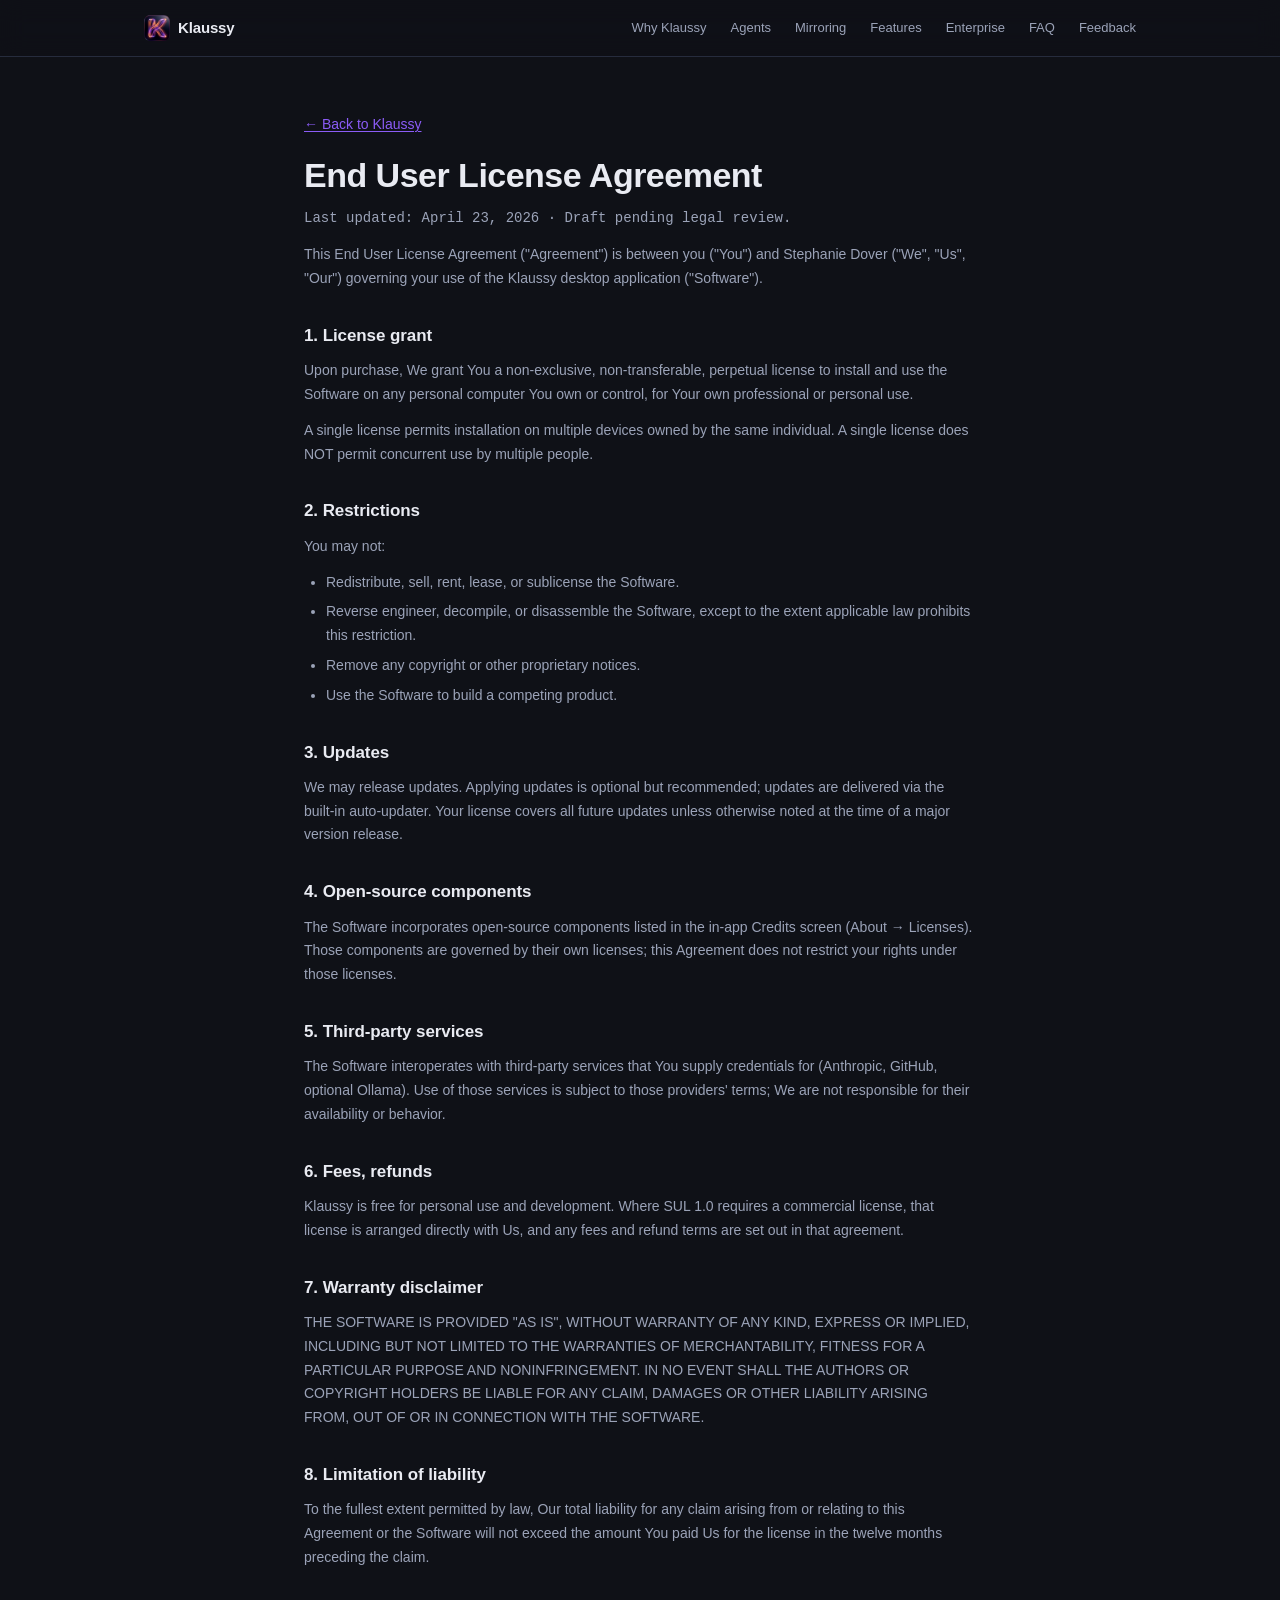
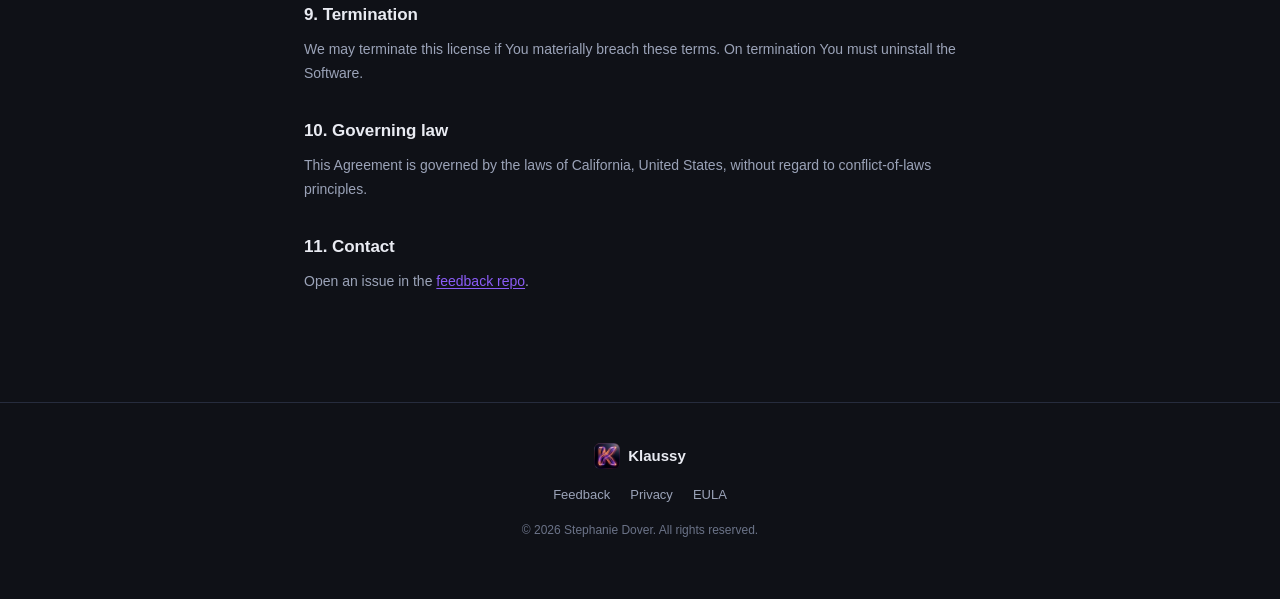
<file: eula.html>
<!DOCTYPE html>
<html lang="en">
<head>
  <meta charset="UTF-8">
  <meta name="viewport" content="width=device-width, initial-scale=1.0">
  <title>EULA — Klaussy</title>
  <meta name="description" content="End user license agreement for the Klaussy desktop application.">
  <link rel="icon" type="image/png" href="favicon.png">
  <link rel="stylesheet" href="styles.css">
</head>
<body>

<header class="nav">
  <div class="container nav-inner">
    <a class="brand" href="./">
      <img class="brand-mark" src="brand-mark.png" alt="" />
      <span class="brand-name">Klaussy</span>
    </a>
    <nav class="nav-links">
      <a href="./#how-it-stays-yours">Why Klaussy</a>
      <a href="./#agents">Agents</a>
      <a href="./#mirroring">Mirroring</a>
      <a href="./#features">Features</a>
      <a href="./#enterprise">Enterprise</a>
      <a href="./#faq">FAQ</a>
      <a href="https://github.com/steph-dove/klaussy-desktop-feedback/issues" target="_blank" rel="noopener">Feedback</a>
    </nav>
  </div>
</header>

<main>
  <article class="doc">
    <div class="container container-narrow">

      <p class="doc-crumb"><a href="./">← Back to Klaussy</a></p>

      <h1>End User License Agreement</h1>
      <p class="doc-meta">Last updated: April 23, 2026 · Draft pending legal review.</p>

      <p>This End User License Agreement ("Agreement") is between you ("You") and Stephanie Dover ("We", "Us", "Our") governing your use of the Klaussy desktop application ("Software").</p>

      <h2>1. License grant</h2>
      <p>Upon purchase, We grant You a non-exclusive, non-transferable, perpetual license to install and use the Software on any personal computer You own or control, for Your own professional or personal use.</p>
      <p>A single license permits installation on multiple devices owned by the same individual. A single license does NOT permit concurrent use by multiple people.</p>

      <h2>2. Restrictions</h2>
      <p>You may not:</p>
      <ul>
        <li>Redistribute, sell, rent, lease, or sublicense the Software.</li>
        <li>Reverse engineer, decompile, or disassemble the Software, except to the extent applicable law prohibits this restriction.</li>
        <li>Remove any copyright or other proprietary notices.</li>
        <li>Use the Software to build a competing product.</li>
      </ul>

      <h2>3. Updates</h2>
      <p>We may release updates. Applying updates is optional but recommended; updates are delivered via the built-in auto-updater. Your license covers all future updates unless otherwise noted at the time of a major version release.</p>

      <h2>4. Open-source components</h2>
      <p>The Software incorporates open-source components listed in the in-app Credits screen (About → Licenses). Those components are governed by their own licenses; this Agreement does not restrict your rights under those licenses.</p>

      <h2>5. Third-party services</h2>
      <p>The Software interoperates with third-party services that You supply credentials for (Anthropic, GitHub, optional Ollama). Use of those services is subject to those providers' terms; We are not responsible for their availability or behavior.</p>

      <h2>6. Fees, refunds</h2>
      <p>Klaussy is free for personal use and development. Where SUL 1.0 requires a commercial license, that license is arranged directly with Us, and any fees and refund terms are set out in that agreement.</p>

      <h2>7. Warranty disclaimer</h2>
      <p>THE SOFTWARE IS PROVIDED "AS IS", WITHOUT WARRANTY OF ANY KIND, EXPRESS OR IMPLIED, INCLUDING BUT NOT LIMITED TO THE WARRANTIES OF MERCHANTABILITY, FITNESS FOR A PARTICULAR PURPOSE AND NONINFRINGEMENT. IN NO EVENT SHALL THE AUTHORS OR COPYRIGHT HOLDERS BE LIABLE FOR ANY CLAIM, DAMAGES OR OTHER LIABILITY ARISING FROM, OUT OF OR IN CONNECTION WITH THE SOFTWARE.</p>

      <h2>8. Limitation of liability</h2>
      <p>To the fullest extent permitted by law, Our total liability for any claim arising from or relating to this Agreement or the Software will not exceed the amount You paid Us for the license in the twelve months preceding the claim.</p>

      <h2>9. Termination</h2>
      <p>We may terminate this license if You materially breach these terms. On termination You must uninstall the Software.</p>

      <h2>10. Governing law</h2>
      <p>This Agreement is governed by the laws of California, United States, without regard to conflict-of-laws principles.</p>

      <h2>11. Contact</h2>
      <p>Open an issue in the <a href="https://github.com/steph-dove/klaussy-desktop-feedback/issues" target="_blank" rel="noopener">feedback repo</a>.</p>

    </div>
  </article>
</main>

<footer class="footer">
  <div class="container footer-inner">
    <div class="footer-brand">
      <img class="brand-mark" src="brand-mark.png" alt="" />
      <span>Klaussy</span>
    </div>
    <nav class="footer-links">
      <a href="https://github.com/steph-dove/klaussy-desktop-feedback/issues" target="_blank" rel="noopener">Feedback</a>
      <a href="privacy.html">Privacy</a>
      <a href="eula.html">EULA</a>
    </nav>
    <p class="footer-copy">© 2026 Stephanie Dover. All rights reserved.</p>
  </div>
</footer>

</body>
</html>
</file>
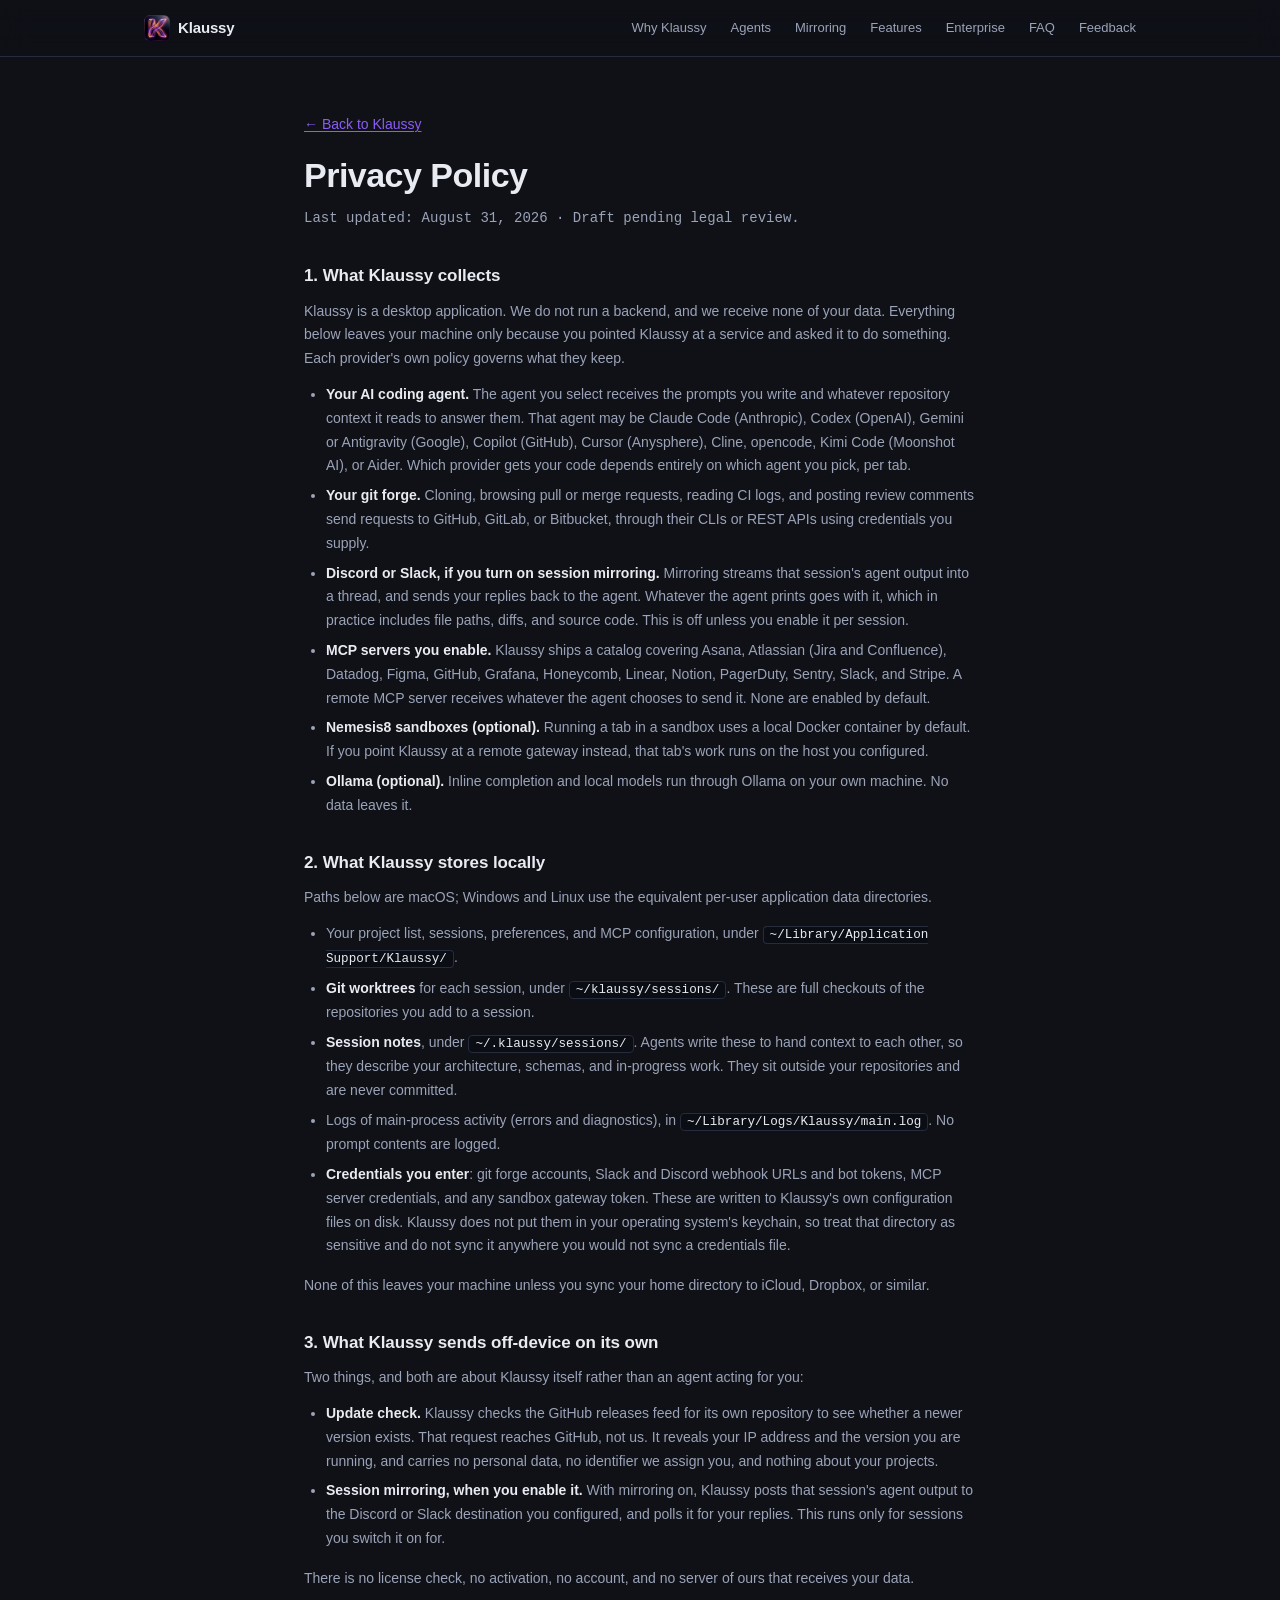
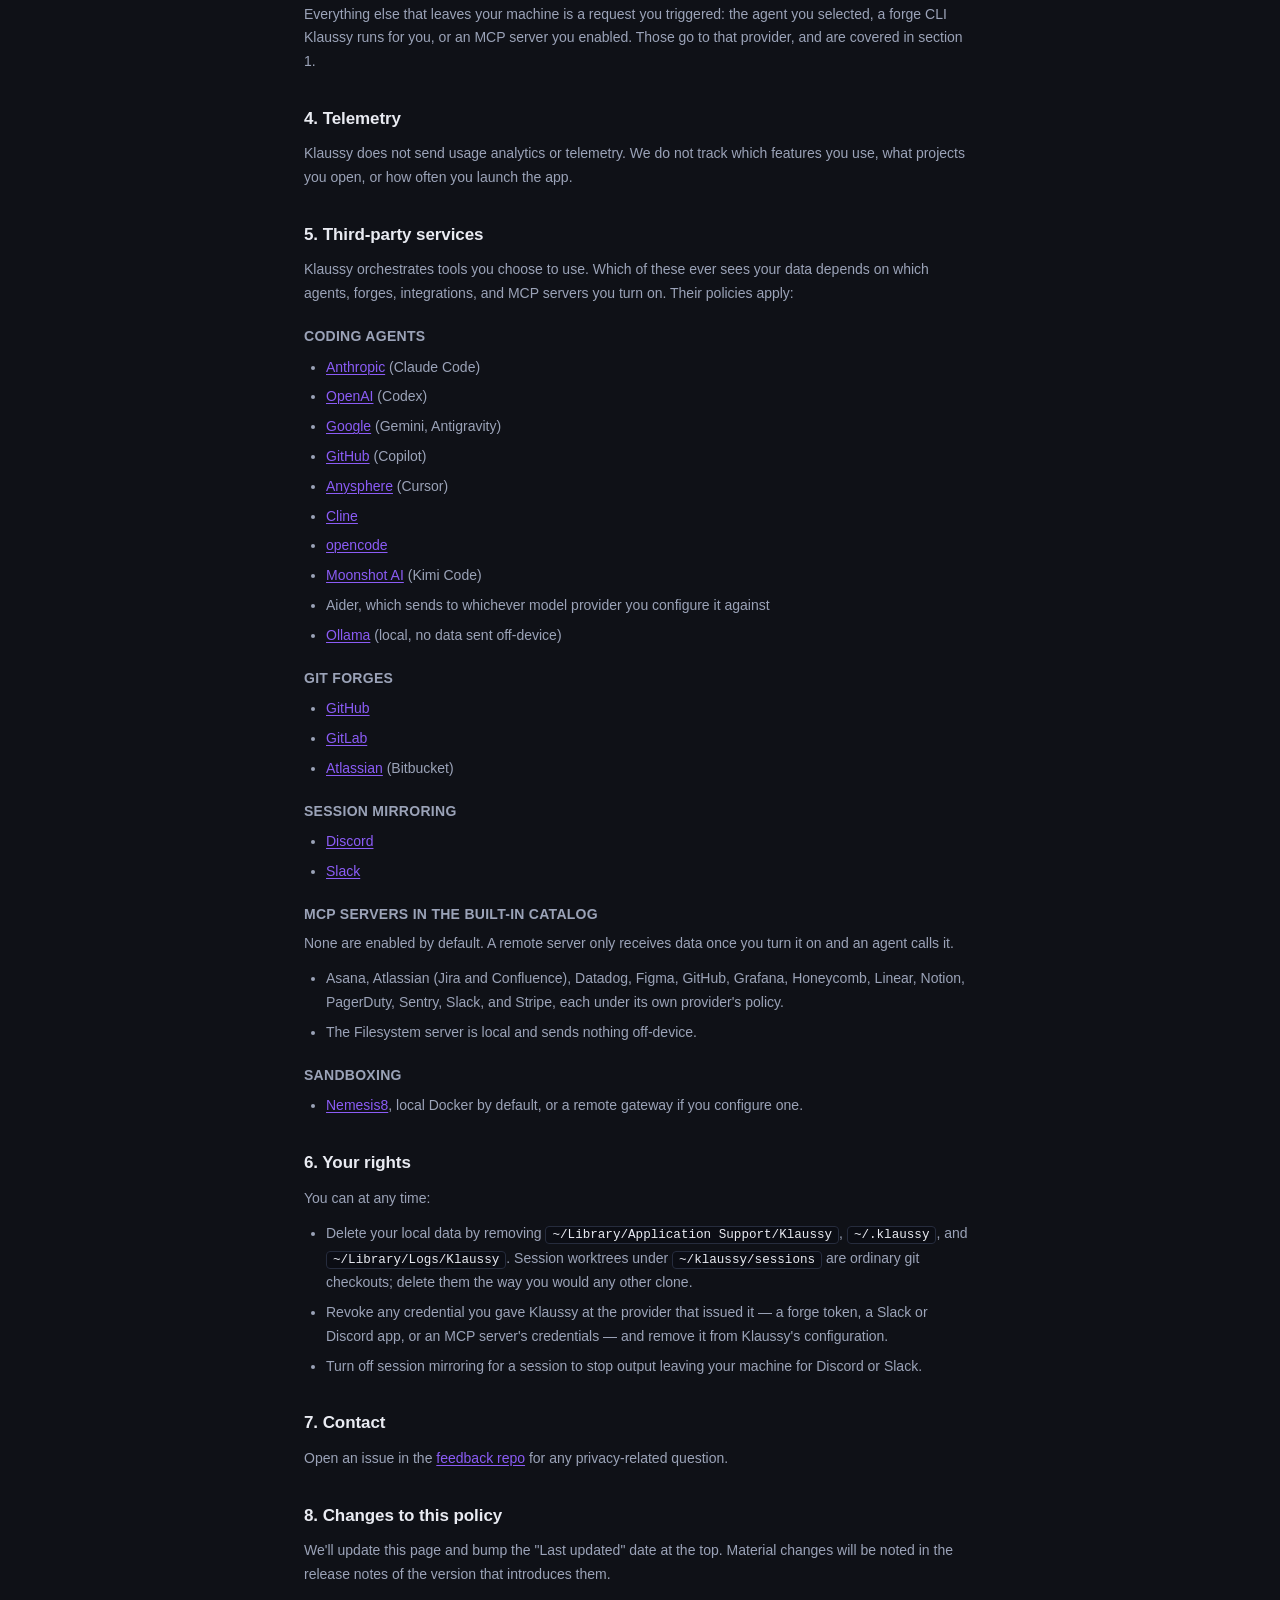
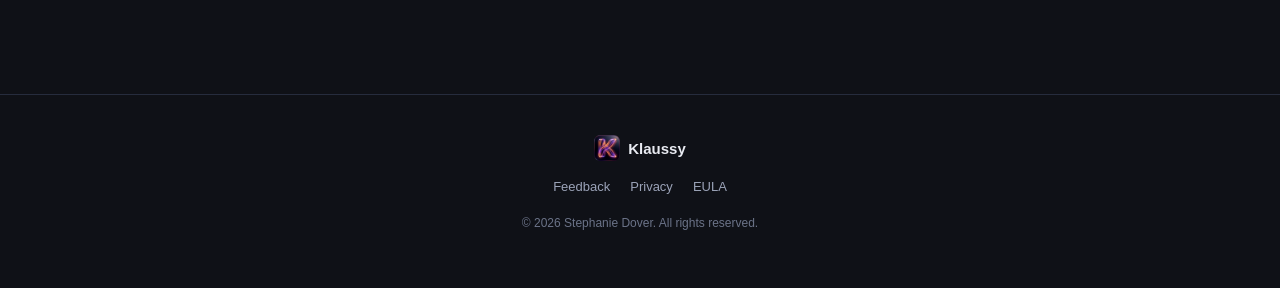
<file: privacy.html>
<!DOCTYPE html>
<html lang="en">
<head>
  <meta charset="UTF-8">
  <meta name="viewport" content="width=device-width, initial-scale=1.0">
  <title>Privacy Policy — Klaussy</title>
  <meta name="description" content="Privacy policy for the Klaussy desktop application.">
  <link rel="icon" type="image/png" href="favicon.png">
  <link rel="stylesheet" href="styles.css">
</head>
<body>

<header class="nav">
  <div class="container nav-inner">
    <a class="brand" href="./">
      <img class="brand-mark" src="brand-mark.png" alt="" />
      <span class="brand-name">Klaussy</span>
    </a>
    <nav class="nav-links">
      <a href="./#how-it-stays-yours">Why Klaussy</a>
      <a href="./#agents">Agents</a>
      <a href="./#mirroring">Mirroring</a>
      <a href="./#features">Features</a>
      <a href="./#enterprise">Enterprise</a>
      <a href="./#faq">FAQ</a>
      <a href="https://github.com/steph-dove/klaussy-desktop-feedback/issues" target="_blank" rel="noopener">Feedback</a>
    </nav>
  </div>
</header>

<main>
  <article class="doc">
    <div class="container container-narrow">

      <p class="doc-crumb"><a href="./">← Back to Klaussy</a></p>

      <h1>Privacy Policy</h1>
      <p class="doc-meta">Last updated: August 31, 2026 · Draft pending legal review.</p>

      <h2>1. What Klaussy collects</h2>
      <p>Klaussy is a desktop application. We do not run a backend, and we receive none of your data. Everything below leaves your machine only because you pointed Klaussy at a service and asked it to do something. Each provider's own policy governs what they keep.</p>
      <ul>
        <li><strong>Your AI coding agent.</strong> The agent you select receives the prompts you write and whatever repository context it reads to answer them. That agent may be Claude Code (Anthropic), Codex (OpenAI), Gemini or Antigravity (Google), Copilot (GitHub), Cursor (Anysphere), Cline, opencode, Kimi Code (Moonshot AI), or Aider. Which provider gets your code depends entirely on which agent you pick, per tab.</li>
        <li><strong>Your git forge.</strong> Cloning, browsing pull or merge requests, reading CI logs, and posting review comments send requests to GitHub, GitLab, or Bitbucket, through their CLIs or REST APIs using credentials you supply.</li>
        <li><strong>Discord or Slack, if you turn on session mirroring.</strong> Mirroring streams that session's agent output into a thread, and sends your replies back to the agent. Whatever the agent prints goes with it, which in practice includes file paths, diffs, and source code. This is off unless you enable it per session.</li>
        <li><strong>MCP servers you enable.</strong> Klaussy ships a catalog covering Asana, Atlassian (Jira and Confluence), Datadog, Figma, GitHub, Grafana, Honeycomb, Linear, Notion, PagerDuty, Sentry, Slack, and Stripe. A remote MCP server receives whatever the agent chooses to send it. None are enabled by default.</li>
        <li><strong>Nemesis8 sandboxes (optional).</strong> Running a tab in a sandbox uses a local Docker container by default. If you point Klaussy at a remote gateway instead, that tab's work runs on the host you configured.</li>
        <li><strong>Ollama (optional).</strong> Inline completion and local models run through Ollama on your own machine. No data leaves it.</li>
      </ul>

      <h2>2. What Klaussy stores locally</h2>
      <p>Paths below are macOS; Windows and Linux use the equivalent per-user application data directories.</p>
      <ul>
        <li>Your project list, sessions, preferences, and MCP configuration, under <code>~/Library/Application Support/Klaussy/</code>.</li>
        <li><strong>Git worktrees</strong> for each session, under <code>~/klaussy/sessions/</code>. These are full checkouts of the repositories you add to a session.</li>
        <li><strong>Session notes</strong>, under <code>~/.klaussy/sessions/</code>. Agents write these to hand context to each other, so they describe your architecture, schemas, and in-progress work. They sit outside your repositories and are never committed.</li>
        <li>Logs of main-process activity (errors and diagnostics), in <code>~/Library/Logs/Klaussy/main.log</code>. No prompt contents are logged.</li>
        <li><strong>Credentials you enter</strong>: git forge accounts, Slack and Discord webhook URLs and bot tokens, MCP server credentials, and any sandbox gateway token. These are written to Klaussy's own configuration files on disk. Klaussy does not put them in your operating system's keychain, so treat that directory as sensitive and do not sync it anywhere you would not sync a credentials file.</li>
      </ul>
      <p>None of this leaves your machine unless you sync your home directory to iCloud, Dropbox, or similar.</p>

      <h2>3. What Klaussy sends off-device on its own</h2>
      <p>Two things, and both are about Klaussy itself rather than an agent acting for you:</p>
      <ul>
        <li><strong>Update check.</strong> Klaussy checks the GitHub releases feed for its own repository to see whether a newer version exists. That request reaches GitHub, not us. It reveals your IP address and the version you are running, and carries no personal data, no identifier we assign you, and nothing about your projects.</li>
        <li><strong>Session mirroring, when you enable it.</strong> With mirroring on, Klaussy posts that session's agent output to the Discord or Slack destination you configured, and polls it for your replies. This runs only for sessions you switch it on for.</li>
      </ul>
      <p>There is no license check, no activation, no account, and no server of ours that receives your data.</p>
      <p>Everything else that leaves your machine is a request you triggered: the agent you selected, a forge CLI Klaussy runs for you, or an MCP server you enabled. Those go to that provider, and are covered in section 1.</p>

      <h2>4. Telemetry</h2>
      <p>Klaussy does not send usage analytics or telemetry. We do not track which features you use, what projects you open, or how often you launch the app.</p>

      <h2>5. Third-party services</h2>
      <p>Klaussy orchestrates tools you choose to use. Which of these ever sees your data depends on which agents, forges, integrations, and MCP servers you turn on. Their policies apply:</p>

      <h3>Coding agents</h3>
      <ul>
        <li><a href="https://www.anthropic.com/legal/privacy" target="_blank" rel="noopener">Anthropic</a> (Claude Code)</li>
        <li><a href="https://openai.com/policies/privacy-policy" target="_blank" rel="noopener">OpenAI</a> (Codex)</li>
        <li><a href="https://policies.google.com/privacy" target="_blank" rel="noopener">Google</a> (Gemini, Antigravity)</li>
        <li><a href="https://docs.github.com/en/site-policy/privacy-policies" target="_blank" rel="noopener">GitHub</a> (Copilot)</li>
        <li><a href="https://cursor.com/privacy" target="_blank" rel="noopener">Anysphere</a> (Cursor)</li>
        <li><a href="https://cline.bot/privacy" target="_blank" rel="noopener">Cline</a></li>
        <li><a href="https://opencode.ai" target="_blank" rel="noopener">opencode</a></li>
        <li><a href="https://moonshotai.github.io/kimi-code/" target="_blank" rel="noopener">Moonshot AI</a> (Kimi Code)</li>
        <li>Aider, which sends to whichever model provider you configure it against</li>
        <li><a href="https://ollama.com" target="_blank" rel="noopener">Ollama</a> (local, no data sent off-device)</li>
      </ul>

      <h3>Git forges</h3>
      <ul>
        <li><a href="https://docs.github.com/en/site-policy/privacy-policies" target="_blank" rel="noopener">GitHub</a></li>
        <li><a href="https://about.gitlab.com/privacy/" target="_blank" rel="noopener">GitLab</a></li>
        <li><a href="https://www.atlassian.com/legal/privacy-policy" target="_blank" rel="noopener">Atlassian</a> (Bitbucket)</li>
      </ul>

      <h3>Session mirroring</h3>
      <ul>
        <li><a href="https://discord.com/privacy" target="_blank" rel="noopener">Discord</a></li>
        <li><a href="https://slack.com/trust/privacy/privacy-policy" target="_blank" rel="noopener">Slack</a></li>
      </ul>

      <h3>MCP servers in the built-in catalog</h3>
      <p>None are enabled by default. A remote server only receives data once you turn it on and an agent calls it.</p>
      <ul>
        <li>Asana, Atlassian (Jira and Confluence), Datadog, Figma, GitHub, Grafana, Honeycomb, Linear, Notion, PagerDuty, Sentry, Slack, and Stripe, each under its own provider's policy.</li>
        <li>The Filesystem server is local and sends nothing off-device.</li>
      </ul>

      <h3>Sandboxing</h3>
      <ul>
        <li><a href="https://github.com/DeepBlueDynamics/nemesis8" target="_blank" rel="noopener">Nemesis8</a>, local Docker by default, or a remote gateway if you configure one.</li>
      </ul>

      <h2>6. Your rights</h2>
      <p>You can at any time:</p>
      <ul>
        <li>Delete your local data by removing <code>~/Library/Application Support/Klaussy</code>, <code>~/.klaussy</code>, and <code>~/Library/Logs/Klaussy</code>. Session worktrees under <code>~/klaussy/sessions</code> are ordinary git checkouts; delete them the way you would any other clone.</li>
        <li>Revoke any credential you gave Klaussy at the provider that issued it — a forge token, a Slack or Discord app, or an MCP server's credentials — and remove it from Klaussy's configuration.</li>
        <li>Turn off session mirroring for a session to stop output leaving your machine for Discord or Slack.</li>
      </ul>

      <h2>7. Contact</h2>
      <p>Open an issue in the <a href="https://github.com/steph-dove/klaussy-desktop-feedback/issues" target="_blank" rel="noopener">feedback repo</a> for any privacy-related question.</p>

      <h2>8. Changes to this policy</h2>
      <p>We'll update this page and bump the "Last updated" date at the top. Material changes will be noted in the release notes of the version that introduces them.</p>

    </div>
  </article>
</main>

<footer class="footer">
  <div class="container footer-inner">
    <div class="footer-brand">
      <img class="brand-mark" src="brand-mark.png" alt="" />
      <span>Klaussy</span>
    </div>
    <nav class="footer-links">
      <a href="https://github.com/steph-dove/klaussy-desktop-feedback/issues" target="_blank" rel="noopener">Feedback</a>
      <a href="privacy.html">Privacy</a>
      <a href="eula.html">EULA</a>
    </nav>
    <p class="footer-copy">© 2026 Stephanie Dover. All rights reserved.</p>
  </div>
</footer>

</body>
</html>
</file>
<file: styles.css>
/* Klaussy landing page — dark theme mirroring the app's aesthetic.
   System font stack, no external dependencies, no framework. */

:root {
  --bg: #0f1117;
  --bg-elevated: #161923;
  --surface: #1a1e2a;
  --surface-hover: #232838;
  --border: #262c3d;
  --border-strong: #333c54;
  --text: #e9ebf2;
  --text-muted: #9ba3b8;
  --text-dim: #6b7388;
  --accent: #8b5cf6;
  --accent-hover: #a78bfa;
  --accent-dim: rgba(139, 92, 246, 0.18);
  --code-bg: #0b0d14;

  --font-sans: -apple-system, BlinkMacSystemFont, 'Segoe UI', 'Helvetica Neue', Helvetica, Arial, sans-serif;
  --font-mono: 'SF Mono', 'Fira Code', 'Cascadia Code', 'JetBrains Mono', Menlo, Consolas, monospace;

  --container: 1040px;
}

* {
  box-sizing: border-box;
  margin: 0;
  padding: 0;
}

html {
  scroll-behavior: smooth;
}

body {
  background: var(--bg);
  color: var(--text);
  font-family: var(--font-sans);
  font-size: 15px;
  line-height: 1.55;
  -webkit-font-smoothing: antialiased;
  -moz-osx-font-smoothing: grayscale;
}

a {
  color: var(--accent);
  text-decoration: none;
  transition: color 0.15s;
}

a:hover {
  color: var(--accent-hover);
}

code {
  font-family: var(--font-mono);
  font-size: 0.9em;
  background: var(--code-bg);
  border: 1px solid var(--border);
  color: var(--text);
  padding: 1px 6px;
  border-radius: 4px;
}

.container {
  max-width: var(--container);
  margin: 0 auto;
  padding: 0 24px;
}

/* ---- Nav ---- */

.nav {
  position: sticky;
  top: 0;
  z-index: 10;
  background: rgba(15, 17, 23, 0.82);
  backdrop-filter: saturate(180%) blur(12px);
  -webkit-backdrop-filter: saturate(180%) blur(12px);
  border-bottom: 1px solid var(--border);
}

.nav-inner {
  display: flex;
  align-items: center;
  justify-content: space-between;
  height: 56px;
}

.brand {
  display: inline-flex;
  align-items: center;
  gap: 8px;
  font-weight: 700;
  color: var(--text);
  letter-spacing: -0.01em;
}

.brand-mark {
  display: inline-block;
  width: 26px;
  height: 26px;
  border-radius: 6px;
  vertical-align: middle;
  flex-shrink: 0;
}

.brand-name {
  font-size: 15px;
}

.nav-links {
  display: flex;
  gap: 24px;
  font-size: 13px;
}

.nav-links a {
  color: var(--text-muted);
}

.nav-links a:hover {
  color: var(--text);
}

/* ---- Hero ---- */

.hero {
  padding: 88px 0 64px;
  background:
    radial-gradient(1000px circle at 50% -10%, var(--accent-dim), transparent 60%),
    var(--bg);
  text-align: center;
}

.eyebrow {
  display: inline-block;
  color: var(--accent);
  font-size: 11px;
  font-weight: 600;
  letter-spacing: 0.12em;
  text-transform: uppercase;
  background: var(--accent-dim);
  padding: 6px 12px;
}

.creator-badge {
  display: inline-block;
  color: var(--accent-hover);
  font-size: 11px;
  font-weight: 600;
  letter-spacing: 0.05em;
  text-transform: uppercase;
  background: rgba(139, 92, 246, 0.12);
  border: 1px solid rgba(139, 92, 246, 0.25);
  padding: 6px 14px;
  border-radius: 999px;
  margin-bottom: 22px;
}

.hero-mark {
  display: block;
  width: clamp(88px, 12vw, 128px);
  height: auto;
  margin: 0 auto 18px;
  border-radius: 26%;
}

.wordmark {
  font-size: clamp(26px, 3.4vw, 34px);
  font-weight: 700;
  letter-spacing: -0.02em;
  line-height: 1.1;
  margin: 0 0 18px;
  background: linear-gradient(135deg, var(--accent) 0%, #d3bdfc 100%);
  -webkit-background-clip: text;
  background-clip: text;
  color: transparent;
  -webkit-text-fill-color: transparent;
}

.tagline {
  font-family: var(--font-mono);
  font-size: 15px;
  font-weight: 400;
  line-height: 1.5;
  color: var(--accent);
  letter-spacing: 0.02em;
  margin: 0 0 26px;
}

.spine-callout {
  max-width: 720px;
  margin: 40px auto 0;
  padding: 16px 20px;
  text-align: left;
  border-left: 3px solid var(--accent);
  background: var(--accent-dim);
  border-radius: 0 10px 10px 0;
  font-size: 14px;
  line-height: 1.6;
  color: var(--text-muted);
}

.spine-callout strong {
  color: var(--text);
  font-weight: 600;
}

.hero-cta {
  display: flex;
  justify-content: center;
  gap: 12px;
  flex-wrap: wrap;
  margin-bottom: 16px;
}

.hero-note {
  font-size: 12px;
  color: var(--text-dim);
  margin-top: 8px;
}

/* ---- Logo Strip ---- */

.logo-strip {
  margin: 44px 0 36px;
}

.logo-strip-title {
  font-size: 11px;
  font-weight: 600;
  letter-spacing: 0.16em;
  text-transform: uppercase;
  color: var(--text-muted);
  margin-bottom: 28px;
  text-align: center;
}

.logo-grid {
  display: flex;
  justify-content: center;
  align-items: center;
  flex-wrap: wrap;
  gap: 16px 48px;
}

.logo-grid span {
  font-size: clamp(14px, 2vw, 17px);
  font-weight: 700;
  color: var(--text);
  letter-spacing: -0.02em;
  opacity: 0.65;
  transition: opacity 0.15s, color 0.15s;
  cursor: default;
}

.logo-grid span:hover {
  opacity: 1;
  color: var(--text);
}

/* ---- Buttons ---- */

.btn {
  display: inline-flex;
  align-items: center;
  flex-direction: column;
  gap: 2px;
  padding: 13px 24px;
  border-radius: 8px;
  font-weight: 600;
  font-size: 14px;
  letter-spacing: 0.01em;
  border: 1px solid transparent;
  cursor: pointer;
  transition: transform 0.1s, box-shadow 0.15s, background 0.15s, border-color 0.15s;
  text-decoration: none;
}

.btn-sub {
  font-weight: 400;
  font-size: 11px;
  opacity: 0.8;
  letter-spacing: 0.02em;
}

.btn-primary {
  background: var(--accent);
  color: #fff;
  border-color: var(--accent);
  box-shadow: 0 8px 24px rgba(139, 92, 246, 0.25);
}

.btn-primary:hover {
  background: var(--accent-hover);
  border-color: var(--accent-hover);
  color: #fff;
  transform: translateY(-1px);
}

.btn-secondary {
  background: transparent;
  color: var(--text);
  border-color: var(--border-strong);
  padding: 16px 24px;
}

.btn-secondary:hover {
  background: var(--surface-hover);
  border-color: var(--text-muted);
  color: var(--text);
}

/* ---- Download picker ---- */

.download-picker {
  max-width: 560px;
  margin: 28px auto 0;
  text-align: left;
  border: 1px solid var(--border);
  border-radius: 10px;
  background: var(--bg-elevated);
  overflow: hidden;
}

.download-picker[open] {
  border-color: var(--border-strong);
}

.download-picker > summary {
  list-style: none;
  cursor: pointer;
  padding: 14px 18px;
  font-size: 13px;
  color: var(--text-muted);
  display: flex;
  justify-content: space-between;
  align-items: center;
  gap: 12px;
  user-select: none;
}

.download-picker > summary::-webkit-details-marker {
  display: none;
}

.download-picker > summary:hover {
  color: var(--text);
  background: var(--surface);
}

.download-picker-hint {
  font-size: 12px;
  color: var(--accent);
}

.download-picker-list {
  list-style: none;
  padding: 0;
  margin: 0;
  border-top: 1px solid var(--border);
}

.download-picker-list li + li {
  border-top: 1px solid var(--border);
}

.download-row {
  display: grid;
  grid-template-columns: 1fr auto;
  grid-template-rows: auto auto;
  gap: 2px 12px;
  padding: 12px 18px;
  color: var(--text);
  text-decoration: none;
  transition: background 0.12s;
}

.download-row:hover {
  background: var(--surface-hover);
  color: var(--text);
}

.download-row-platform {
  grid-column: 1;
  grid-row: 1;
  font-weight: 600;
  font-size: 13.5px;
  color: var(--text);
}

.download-row-note {
  grid-column: 1;
  grid-row: 2;
  font-size: 12px;
  color: var(--text-muted);
}

.download-row-file {
  grid-column: 2;
  grid-row: 1 / span 2;
  align-self: center;
  font-family: var(--font-mono);
  font-size: 11.5px;
  color: var(--accent);
  background: var(--code-bg);
  border: 1px solid var(--border);
  padding: 4px 8px;
  border-radius: 4px;
  white-space: nowrap;
  max-width: 220px;
  overflow: hidden;
  text-overflow: ellipsis;
}

.download-picker-mac-help {
  margin: 0;
  padding: 14px 18px;
  font-size: 12px;
  color: var(--text-muted);
  background: var(--surface);
  border-top: 1px solid var(--border);
  line-height: 1.55;
}

.download-picker-mac-help strong {
  color: var(--text);
  display: block;
  margin-bottom: 2px;
}

@media (max-width: 520px) {
  .download-row {
    grid-template-columns: 1fr;
    grid-template-rows: auto auto auto;
  }
  .download-row-file {
    grid-column: 1;
    grid-row: 3;
    justify-self: start;
    margin-top: 4px;
  }
}

/* ---- Trust / positioning ---- */

.trust {
  padding: 96px 0;
  border-top: 1px solid var(--border);
}

.trust h2 {
  font-size: clamp(26px, 3.5vw, 34px);
  font-weight: 700;
  letter-spacing: -0.015em;
  text-align: center;
  margin-bottom: 16px;
}

.trust-sub {
  text-align: center;
  max-width: 660px;
  margin: 0 auto 48px;
  font-size: 15px;
  line-height: 1.65;
  color: var(--text-muted);
}

.trust-grid {
  display: grid;
  grid-template-columns: repeat(2, 1fr);
  gap: 24px;
}

@media (max-width: 720px) {
  .trust-grid {
    grid-template-columns: 1fr;
  }
}

.trust-card {
  display: flex;
  flex-direction: column;
  background: var(--surface);
  border: 1px solid var(--border);
  border-radius: 12px;
  padding: 24px;
  transition: border-color 0.15s, transform 0.15s;
}

.trust-card:hover {
  border-color: var(--border-strong);
  transform: translateY(-2px);
}

.trust-icon {
  display: inline-flex;
  align-items: center;
  justify-content: center;
  width: 36px;
  height: 36px;
  margin-bottom: 16px;
  border-radius: 9px;
  background: var(--accent-dim);
  color: var(--accent);
  font-family: var(--font-mono);
  font-size: 18px;
}

.trust-card h3 {
  font-size: 17px;
  font-weight: 600;
  letter-spacing: -0.005em;
  margin-bottom: 10px;
}

.trust-card p {
  font-size: 14px;
  line-height: 1.65;
  color: var(--text-muted);
}

.trust-card .trust-line {
  margin-top: auto;
  padding-top: 16px;
  font-family: var(--font-mono);
  font-size: 11.5px;
  letter-spacing: 0.01em;
  color: var(--text-dim);
}

.trust-close {
  max-width: 640px;
  margin: 40px auto 0;
  text-align: center;
  font-size: 15px;
  line-height: 1.65;
  color: var(--text);
}

/* ---- Comparison table ---- */

.compare-wrap {
  margin-top: 56px;
  overflow-x: auto;
  border: 1px solid var(--border);
  border-radius: 12px;
  background: var(--bg-elevated);
}

.compare {
  width: 100%;
  min-width: 660px;
  border-collapse: collapse;
  font-size: 14px;
}

.compare caption {
  caption-side: bottom;
  padding: 14px 20px 16px;
  text-align: left;
  font-size: 12.5px;
  line-height: 1.5;
  color: var(--text-dim);
}

.compare th,
.compare td {
  padding: 13px 18px;
  text-align: left;
  border-bottom: 1px solid var(--border);
}

.compare thead th {
  font-size: 13px;
  font-weight: 600;
  color: var(--text-muted);
  background: var(--surface);
  white-space: nowrap;
}

.compare thead th.compare-us {
  color: var(--accent);
  background: var(--accent-dim);
}

.compare tbody th {
  font-weight: 500;
  color: var(--text);
}

.compare tbody tr:last-child th,
.compare tbody tr:last-child td {
  border-bottom: none;
}

.compare td {
  color: var(--text-muted);
}

.compare td.compare-us {
  background: var(--accent-dim);
  color: var(--text);
  font-weight: 600;
}

.compare .yes::before {
  content: "✓ ";
  color: var(--accent);
}

.compare .no::before {
  content: "· ";
  color: var(--text-dim);
}

/* ---- Agent mirroring (Discord / Slack) ---- */

.mirroring {
  padding: 96px 0;
  border-top: 1px solid var(--border);
}

.mirroring-sub {
  text-align: center;
  max-width: 680px;
  margin: 0 auto 48px;
  font-size: 15px;
  line-height: 1.65;
  color: var(--text-muted);
}

.mirroring-sub strong {
  color: var(--text);
  font-weight: 600;
}

.mirror-flow {
  display: grid;
  grid-template-columns: 1fr auto 1fr auto 1fr;
  align-items: stretch;
  gap: 16px;
  margin-bottom: 40px;
}

.mirror-step {
  background: var(--surface);
  border: 1px solid var(--border);
  border-radius: 12px;
  padding: 24px;
  transition: border-color 0.15s, transform 0.15s;
}

.mirror-step:hover {
  border-color: var(--border-strong);
  transform: translateY(-2px);
}

.mirror-step-num {
  display: inline-flex;
  align-items: center;
  justify-content: center;
  width: 28px;
  height: 28px;
  margin-bottom: 14px;
  border-radius: 8px;
  background: var(--accent-dim);
  color: var(--accent);
  font-family: var(--font-mono);
  font-size: 14px;
  font-weight: 600;
}

.mirror-step h3 {
  font-size: 16px;
  font-weight: 600;
  letter-spacing: -0.005em;
  margin-bottom: 8px;
}

.mirror-step p {
  font-size: 14px;
  line-height: 1.6;
  color: var(--text-muted);
}

.mirror-step strong {
  color: var(--text);
  font-weight: 600;
}

.mirror-arrow {
  align-self: center;
  color: var(--text-dim);
  font-size: 18px;
}

.mirror-demo {
  background: var(--bg-elevated);
  border: 1px solid var(--border);
  border-radius: 12px;
  overflow: hidden;
}

.mirror-demo-bar {
  display: flex;
  align-items: center;
  gap: 8px;
  padding: 12px 18px;
  border-bottom: 1px solid var(--border);
  background: var(--surface);
  font-size: 13px;
}

.mirror-demo-hash {
  color: var(--text-dim);
  font-family: var(--font-mono);
}

.mirror-demo-title {
  color: var(--text);
  font-weight: 600;
}

.mirror-demo-tag {
  margin-left: auto;
  padding: 2px 8px;
  border-radius: 999px;
  background: var(--accent-dim);
  color: var(--accent);
  font-size: 11px;
  font-weight: 600;
  letter-spacing: 0.04em;
  text-transform: uppercase;
}

.mirror-demo-body {
  display: flex;
  flex-direction: column;
  gap: 18px;
  padding: 22px 18px;
}

.mirror-msg {
  border-left: 2px solid var(--border-strong);
  padding-left: 14px;
}

.mirror-msg-you {
  border-left-color: var(--accent);
}

.mirror-who {
  display: block;
  margin-bottom: 5px;
  font-size: 13px;
  font-weight: 600;
  color: var(--text);
}

.mirror-who em {
  margin-left: 6px;
  font-style: normal;
  font-weight: 400;
  font-size: 12px;
  color: var(--text-dim);
}

.mirror-msg p {
  font-size: 14px;
  line-height: 1.65;
  color: var(--text-muted);
}

.mirror-msg code {
  font-family: var(--font-mono);
  font-size: 12.5px;
  background: var(--code-bg);
  border-radius: 4px;
  padding: 1px 5px;
  color: var(--text);
}

@media (max-width: 860px) {
  .mirror-flow {
    grid-template-columns: 1fr;
    gap: 14px;
  }

  .mirror-arrow {
    justify-self: center;
    transform: rotate(90deg);
  }
}

/* ---- Full Dev Loop ("Rest of the Owl") ---- */

.devloop {
  padding: 96px 0;
  border-top: 1px solid var(--border);
}

.devloop-head {
  text-align: center;
  margin-bottom: 44px;
}

.devloop-head .eyebrow {
  margin-bottom: 18px;
}

.devloop-sub {
  max-width: 700px;
  margin: 0 auto;
  font-size: 15px;
  line-height: 1.65;
  color: var(--text-muted);
}

.devloop-sub strong {
  color: var(--text);
  font-weight: 600;
}

.devloop-video {
  max-width: 1000px;
  margin: 0 auto;
  border-radius: 12px;
  overflow: hidden;
  border: 1px solid var(--border);
  background: var(--bg-elevated);
  box-shadow:
    0 24px 64px rgba(0, 0, 0, 0.45),
    0 0 0 1px rgba(139, 92, 246, 0.08),
    0 0 64px 8px rgba(139, 92, 246, 0.12);
}

.devloop-video video {
  display: block;
  width: 100%;
  height: auto;
  background: var(--code-bg);
}

/* The nine phases as one wrapping run of chips. The arrow is generated on
   the li and the pill lives in an inner span, so arrows sit in the gaps
   between pills instead of inside their borders. */
.devloop-flow {
  display: flex;
  flex-wrap: wrap;
  align-items: center;
  justify-content: center;
  gap: 10px 0;
  list-style: none;
  max-width: 900px;
  margin: 0 auto 36px;
}

.devloop-flow li {
  display: flex;
  align-items: center;
}

.devloop-chip {
  display: inline-flex;
  align-items: baseline;
  gap: 7px;
  padding: 8px 14px;
  border: 1px solid var(--border);
  border-radius: 999px;
  background: var(--surface);
  font-size: 13.5px;
  font-weight: 600;
  color: var(--text);
  white-space: nowrap;
}

.devloop-num {
  font-family: var(--font-mono);
  font-size: 10.5px;
  font-weight: 600;
  color: var(--accent);
}

.devloop-flow li:not(:last-child)::after {
  content: "\2192";
  padding: 0 7px;
  color: var(--text-dim);
  font-size: 13px;
}

.devloop-flow-stop .devloop-chip {
  border-style: dashed;
  border-color: var(--border-strong);
  background: transparent;
  color: var(--text-dim);
}

.devloop-flow-stop .devloop-num {
  color: var(--text-dim);
}

/* Chips stack near-vertically on narrow screens, where a trailing arrow
   would point off the end of each row rather than at the next chip. */
@media (max-width: 700px) {
  .devloop-flow li:not(:last-child)::after {
    display: none;
  }

  .devloop-flow {
    gap: 8px 6px;
  }
}

/* ---- Features ---- */

.features {
  padding: 96px 0;
  border-top: 1px solid var(--border);
}

.features h2,
.requirements h2,
.pricing h2,
.faq h2,
.diagrams h2,
.agents h2,
.mirroring h2,
.devloop h2,
.final-cta h2 {
  font-size: clamp(26px, 3.5vw, 34px);
  font-weight: 700;
  letter-spacing: -0.015em;
  margin-bottom: 48px;
  text-align: center;
}

/* Sections with a sub-heading pull the h2 tighter. Must sit after the
   shared rule above, which targets these same selectors. */
.mirroring h2,
.devloop h2 {
  margin-bottom: 16px;
}

.feature-rows {
  display: grid;
  grid-template-columns: repeat(2, 1fr);
  column-gap: 48px;
  row-gap: 30px;
}

.feature-row {
  display: grid;
  grid-template-columns: auto 1fr;
  column-gap: 15px;
  align-items: start;
}

.feature-icon {
  display: inline-flex;
  align-items: center;
  justify-content: center;
  width: 30px;
  height: 30px;
  border-radius: 8px;
  background: var(--accent-dim);
  color: var(--accent);
  font-size: 15px;
  font-family: var(--font-mono);
}

.feature-row h4 {
  font-size: 15.5px;
  font-weight: 600;
  margin-bottom: 5px;
  padding-top: 4px;
  color: var(--text);
  letter-spacing: -0.005em;
}

.feature-row p {
  font-size: 13.5px;
  color: var(--text-muted);
  line-height: 1.6;
}

.feature-row code {
  font-size: 12px;
}

@media (max-width: 760px) {
  .feature-rows {
    grid-template-columns: 1fr;
    row-gap: 26px;
  }
}

/* Grouped features */

/* No section lede here, so the h2 carries the full gap to group 01. */
.features h2 {
  margin-bottom: 56px;
}

.features-sub {
  text-align: center;
  max-width: 620px;
  margin: 0 auto 64px;
  font-size: 15px;
  line-height: 1.65;
  color: var(--text-muted);
}

.feature-group + .feature-group {
  margin-top: 64px;
  padding-top: 56px;
  border-top: 1px solid var(--border);
}

/* Session-shape diagrams, folded in as group 01's illustration. */
.feature-diagrams {
  margin-bottom: 34px;
}

.feature-group-head {
  display: grid;
  grid-template-columns: auto 1fr;
  column-gap: 16px;
  align-items: baseline;
  margin-bottom: 28px;
}

.feature-group-num {
  grid-row: 1 / span 2;
  font-family: var(--font-mono);
  font-size: 13px;
  font-weight: 600;
  color: var(--accent);
  padding-top: 2px;
}

.feature-group-head h3 {
  font-size: 21px;
  font-weight: 700;
  letter-spacing: -0.012em;
  color: var(--text);
}

.feature-group-head p {
  grid-column: 2;
  margin-top: 6px;
  font-size: 14.5px;
  line-height: 1.6;
  color: var(--text-muted);
}


/* ---- Supported agents ---- */
.agents {
  padding: 96px 0;
  border-top: 1px solid var(--border);
}

.agents h2 {
  margin-bottom: 16px;
}

.agents-sub {
  text-align: center;
  max-width: 660px;
  margin: 0 auto 40px;
  font-size: 15px;
  line-height: 1.6;
  color: var(--text-muted);
}

.agent-grid {
  list-style: none;
  display: grid;
  grid-template-columns: repeat(auto-fit, minmax(190px, 1fr));
  gap: 12px;
  margin-bottom: 32px;
}

.agent-chip {
  display: block;
  height: 100%;
  background: var(--surface);
  border: 1px solid var(--border);
  border-radius: 10px;
  padding: 14px 16px;
  transition: border-color 0.15s, transform 0.15s;
}

a.agent-chip:hover {
  border-color: var(--accent);
  transform: translateY(-2px);
}

a.agent-chip:hover .agent-name {
  color: var(--accent-hover);
}

/* The shell option isn't something you install, so it gets no link. */
.agent-chip-static {
  opacity: 0.75;
}

.agent-name {
  display: block;
  font-size: 15px;
  font-weight: 600;
  color: var(--text);
  letter-spacing: -0.005em;
  transition: color 0.15s;
}

.agent-vendor {
  display: block;
  margin-top: 2px;
  font-size: 12px;
  color: var(--text-dim);
}

.sandbox-card {
  display: flex;
  gap: 18px;
  align-items: flex-start;
  background: var(--bg-elevated);
  border: 1px solid var(--accent);
  border-radius: 12px;
  padding: 24px;
}

.sandbox-icon {
  flex: 0 0 auto;
  display: inline-flex;
  align-items: center;
  justify-content: center;
  width: 44px;
  height: 44px;
  border-radius: 10px;
  background: var(--accent-dim);
  color: var(--accent);
  font-family: var(--font-mono);
  font-size: 22px;
}

.sandbox-body h3 {
  font-size: 17px;
  font-weight: 600;
  margin-bottom: 8px;
  color: var(--text);
  letter-spacing: -0.005em;
}

.sandbox-body p {
  font-size: 14px;
  line-height: 1.6;
  color: var(--text-muted);
}

.sandbox-body strong {
  color: var(--text);
  font-weight: 600;
}

/* Cross-agent session notes, closing out the agents section. */
.context-share {
  max-width: 720px;
  margin: 56px auto 24px;
  text-align: center;
}

.context-share h3 {
  font-size: 20px;
  font-weight: 600;
  letter-spacing: -0.01em;
  margin-bottom: 12px;
}

.context-share p {
  font-size: 15px;
  line-height: 1.65;
  color: var(--text-muted);
}

.context-share-note {
  margin-top: 14px;
  font-size: 13.5px;
  color: var(--text-dim);
}

.context-video {
  max-width: 1000px;
  margin: 0 auto;
  border-radius: 12px;
  overflow: hidden;
  border: 1px solid var(--border);
  background: var(--bg-elevated);
  box-shadow:
    0 24px 64px rgba(0, 0, 0, 0.45),
    0 0 0 1px rgba(139, 92, 246, 0.08),
    0 0 64px 8px rgba(139, 92, 246, 0.12);
}

.context-video video {
  display: block;
  width: 100%;
  height: auto;
  background: var(--code-bg);
}


@media (max-width: 640px) {
  .sandbox-card {
    flex-direction: column;
    gap: 14px;
  }
}

/* ---- How sessions work (diagrams) ---- */
.diagrams {
  padding: 96px 0;
  border-top: 1px solid var(--border);
}

.diagrams h2 {
  margin-bottom: 16px;
}

.diagrams-sub {
  text-align: center;
  max-width: 620px;
  margin: 0 auto 48px;
  font-size: 15px;
  line-height: 1.6;
  color: var(--text-muted);
}

.diagram-grid {
  display: grid;
  grid-template-columns: repeat(auto-fit, minmax(280px, 1fr));
  gap: 24px;
}

.diagram {
  margin: 0;
  background: var(--surface);
  border: 1px solid var(--border);
  border-radius: 12px;
  padding: 16px 20px 22px;
  transition: border-color 0.15s, transform 0.15s;
}

.diagram:hover {
  border-color: var(--border-strong);
  transform: translateY(-2px);
}

.diagram img {
  display: block;
  width: 100%;
  height: auto;
}

.diagram figcaption {
  margin-top: 6px;
  font-size: 13.5px;
  line-height: 1.55;
  color: var(--text-muted);
}

.diagram figcaption strong {
  color: var(--text);
  font-weight: 600;
}

/* ---- Pricing ---- */

.pricing {
  padding: 96px 0;
  border-top: 1px solid var(--border);
}

.pricing-sub {
  color: var(--text-muted);
  font-size: 14px;
  line-height: 1.6;
  text-align: center;
  max-width: 640px;
  margin: -32px auto 40px;
}

.pricing-grid {
  display: grid;
  grid-template-columns: repeat(auto-fit, minmax(260px, 1fr));
  gap: 20px;
  align-items: stretch;
  max-width: 960px;
  margin: 0 auto;
}

.price-card {
  background: var(--surface);
  border: 1px solid var(--border);
  border-radius: 12px;
  padding: 28px 24px;
  display: flex;
  flex-direction: column;
  gap: 12px;
  transition: border-color 0.15s, transform 0.15s;
}

.price-card:hover {
  border-color: var(--border-strong);
  transform: translateY(-2px);
}

.price-card-featured {
  border-color: var(--accent);
  box-shadow:
    0 12px 32px rgba(0, 0, 0, 0.35),
    0 0 0 1px rgba(139, 92, 246, 0.25),
    0 0 32px 4px rgba(139, 92, 246, 0.12);
}

.price-card-featured:hover {
  border-color: var(--accent-hover);
}

.price-eyebrow {
  font-size: 11px;
  font-weight: 600;
  letter-spacing: 0.12em;
  text-transform: uppercase;
  color: var(--accent);
}

.price-amount {
  font-size: 44px;
  font-weight: 800;
  line-height: 1;
  letter-spacing: -0.02em;
  color: var(--text);
  margin-top: 4px;
}

.price-currency {
  font-size: 24px;
  font-weight: 700;
  vertical-align: top;
  margin-right: 2px;
  color: var(--text-muted);
}

.price-note {
  color: var(--text-muted);
  font-size: 13px;
  margin-bottom: 4px;
}

.price-list {
  list-style: none;
  padding: 0;
  margin: 0 0 8px;
  display: flex;
  flex-direction: column;
  gap: 8px;
  color: var(--text-muted);
  font-size: 13.5px;
  line-height: 1.5;
}

.price-list li {
  position: relative;
  padding-left: 18px;
}

.price-list li::before {
  content: '✓';
  position: absolute;
  left: 0;
  top: 0;
  color: var(--accent);
  font-weight: 700;
}

.price-cta {
  margin-top: auto;
  align-self: stretch;
  justify-content: center;
}

.pricing-fineprint {
  text-align: center;
  font-size: 12px;
  color: var(--text-dim);
  margin-top: 32px;
}

.enterprise-card {
  position: relative;
  overflow: hidden;
}

.enterprise-card::before {
  content: '';
  position: absolute;
  top: 0;
  left: 0;
  width: 100%;
  height: 3px;
  background: linear-gradient(90deg, var(--accent), #3b82f6);
}

/* ---- Enterprise Section ---- */

.enterprise {
  padding: 96px 0;
  border-top: 1px solid var(--border);
  background:
    radial-gradient(800px circle at 85% 15%, rgba(139, 92, 246, 0.12), transparent 50%),
    radial-gradient(800px circle at 15% 85%, rgba(59, 130, 246, 0.08), transparent 50%),
    var(--bg);
}

.enterprise-inner {
  max-width: 860px;
  text-align: center;
}

.enterprise h2 {
  font-size: 32px;
  font-weight: 800;
  letter-spacing: -0.02em;
  margin-top: 12px;
  margin-bottom: 20px;
  color: var(--text);
}

.enterprise-desc {
  font-size: 16px;
  color: var(--text-muted);
  line-height: 1.6;
  margin-bottom: 40px;
  max-width: 720px;
  margin-left: auto;
  margin-right: auto;
}

.enterprise-benefits {
  display: grid;
  grid-template-columns: repeat(auto-fit, minmax(240px, 1fr));
  gap: 24px;
  margin-bottom: 44px;
  text-align: left;
}

.benefit {
  background: var(--surface);
  border: 1px solid var(--border);
  border-radius: 12px;
  padding: 24px;
  transition: transform 0.15s, border-color 0.15s;
}

.benefit:hover {
  transform: translateY(-2px);
  border-color: var(--border-strong);
}

.benefit h4 {
  font-size: 16px;
  font-weight: 600;
  color: var(--text);
  margin-bottom: 10px;
}

.benefit p {
  font-size: 13.5px;
  color: var(--text-muted);
  line-height: 1.5;
}

.enterprise-cta-wrap {
  display: flex;
  justify-content: center;
  align-items: center;
  gap: 16px;
}

@media (max-width: 640px) {
  .enterprise-cta-wrap {
    flex-direction: column;
    align-items: stretch;
  }
}

/* ---- Requirements ---- */

.requirements {
  padding: 96px 0;
  border-top: 1px solid var(--border);
}

.req-list {
  max-width: 720px;
  margin: 0 auto;
  list-style: none;
  display: flex;
  flex-direction: column;
  gap: 14px;
}

.req-list li {
  padding: 16px 20px;
  background: var(--surface);
  border: 1px solid var(--border);
  border-radius: 8px;
  color: var(--text-muted);
  font-size: 14px;
}

.req-list strong {
  color: var(--text);
  font-weight: 600;
}

/* ---- FAQ ---- */

.faq {
  padding: 96px 0;
  border-top: 1px solid var(--border);
}

.faq details {
  max-width: 780px;
  margin: 0 auto 10px;
  background: var(--surface);
  border: 1px solid var(--border);
  border-radius: 8px;
  padding: 16px 20px;
  transition: border-color 0.15s;
}

.faq details[open] {
  border-color: var(--border-strong);
}

.faq summary {
  cursor: pointer;
  font-weight: 600;
  font-size: 14px;
  color: var(--text);
  list-style: none;
  display: flex;
  align-items: center;
  justify-content: space-between;
  gap: 12px;
}

.faq summary::-webkit-details-marker {
  display: none;
}

.faq summary::after {
  content: '+';
  font-size: 20px;
  color: var(--text-dim);
  transition: transform 0.15s;
  flex-shrink: 0;
}

.faq details[open] summary::after {
  transform: rotate(45deg);
}

.faq details p {
  margin-top: 12px;
  color: var(--text-muted);
  font-size: 13.5px;
  line-height: 1.6;
}

/* ---- Final CTA ---- */

.final-cta {
  padding: 96px 0;
  text-align: center;
  border-top: 1px solid var(--border);
  background:
    radial-gradient(800px circle at 50% 120%, var(--accent-dim), transparent 60%),
    var(--bg);
}

.final-cta p {
  color: var(--text-muted);
  margin-bottom: 28px;
  font-size: 14px;
}

/* ---- Footer ---- */

.footer {
  padding: 40px 0 60px;
  border-top: 1px solid var(--border);
}

.footer-inner {
  display: flex;
  flex-direction: column;
  align-items: center;
  gap: 16px;
  text-align: center;
}

.footer-brand {
  display: inline-flex;
  align-items: center;
  gap: 8px;
  font-weight: 700;
  color: var(--text);
}

.footer-links {
  display: flex;
  gap: 20px;
  font-size: 13px;
}

.footer-links a {
  color: var(--text-muted);
}

.footer-links a:hover {
  color: var(--text);
}

.footer-copy {
  font-size: 12px;
  color: var(--text-dim);
}

/* ---- Doc pages (privacy, eula) ---- */

.container-narrow {
  max-width: 720px;
}

.doc {
  padding: 56px 0 96px;
}

.doc-crumb {
  font-size: 13px;
  margin-bottom: 32px;
}

.doc h1 {
  font-size: clamp(26px, 3.5vw, 34px);
  font-weight: 700;
  letter-spacing: -0.015em;
  margin-bottom: 6px;
}

.doc-meta {
  font-size: 12px;
  color: var(--text-dim);
  font-family: var(--font-mono);
  margin-bottom: 32px;
}

.doc h2 {
  font-size: 17px;
  font-weight: 600;
  color: var(--text);
  margin: 32px 0 10px;
  letter-spacing: -0.005em;
}

.doc h3 {
  font-size: 14px;
  font-weight: 600;
  color: var(--text-muted);
  margin: 20px 0 6px;
  letter-spacing: 0.02em;
  text-transform: uppercase;
}

.doc p {
  color: var(--text-muted);
  font-size: 14px;
  line-height: 1.7;
  margin-bottom: 12px;
}

.doc ul {
  color: var(--text-muted);
  font-size: 14px;
  line-height: 1.7;
  margin: 8px 0 16px;
  padding-left: 22px;
}

.doc ul li {
  margin-bottom: 6px;
}

.doc strong {
  color: var(--text);
  font-weight: 600;
}

.doc a {
  text-decoration: underline;
  text-decoration-thickness: 1px;
  text-underline-offset: 2px;
}

/* ---- Responsive tweaks ---- */

@media (max-width: 640px) {
  .nav .brand-mark {
    display: none;
  }
  .brand-name {
    display: none;
  }
  /* Seven nav links won't fit a phone: scroll them instead of overflowing. */
  .nav-links {
    gap: 14px;
    font-size: 12px;
    overflow-x: auto;
    white-space: nowrap;
    scrollbar-width: none;
  }
  .nav-links::-webkit-scrollbar {
    display: none;
  }
  .nav-links a {
    flex: 0 0 auto;
  }
  .hero {
    padding: 64px 0 48px;
  }
  .features,
  .requirements,
  .faq,
  .diagrams,
  .agents,
  .final-cta {
    padding: 72px 0;
  }
  .btn {
    padding: 11px 18px;
  }
}
</file>
